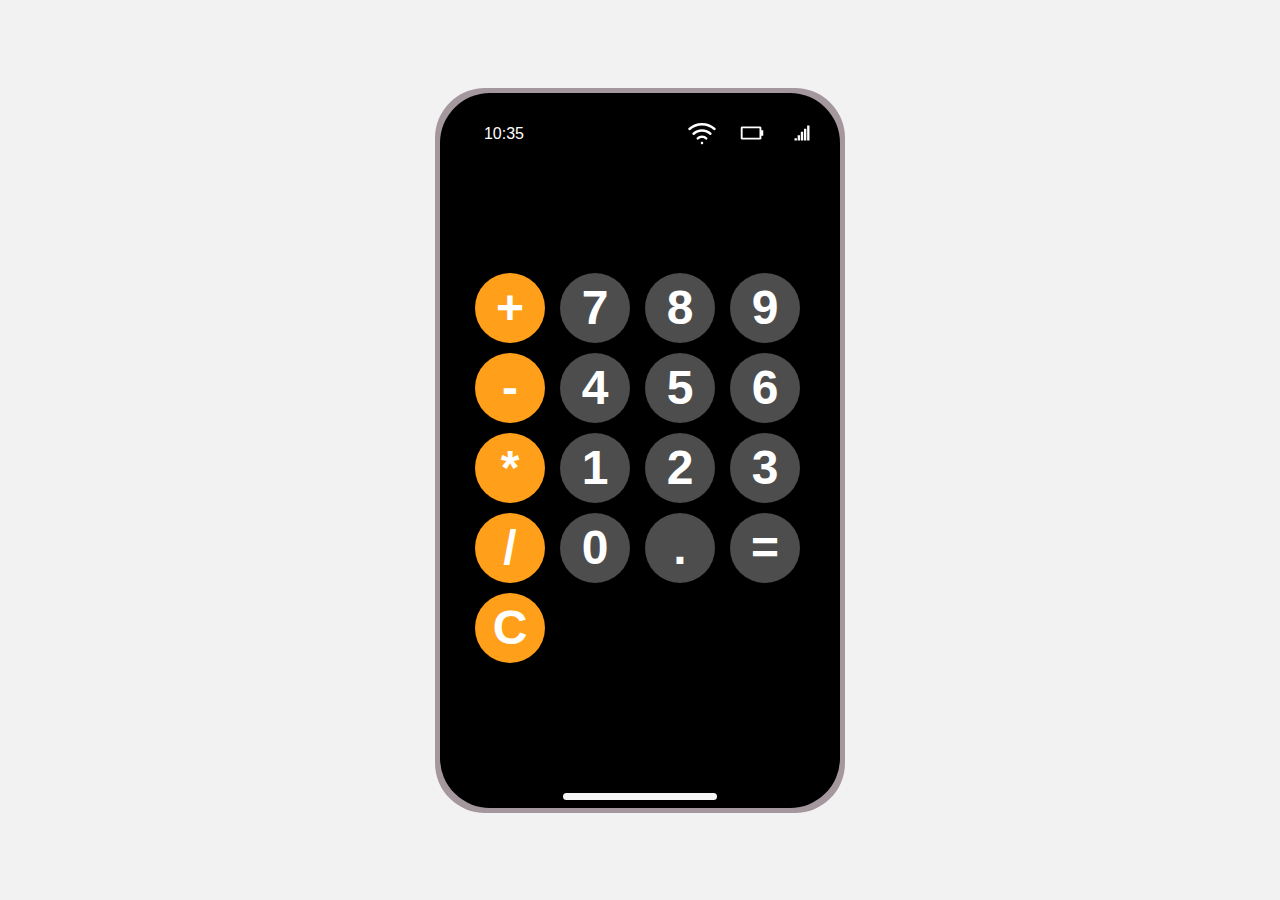
<file: Projects/Chad Calculator/index.html>
<!DOCTYPE html>
<html lang="en">
<head>
    <meta charset="UTF-8">
    <meta name="viewport" content="width=device-width, initial-scale=1.0">
    <title>Calculator</title>
    <link rel="stylesheet" href="style.css">

    
</head>
<body>
    
    <section class="silver-background">
        
        <!-- <div class="icons">
            <svg class="wifi" viewBox="0 0 24 24" fill="none" xmlns="http://www.w3.org/2000/svg"><g id="SVGRepo_bgCarrier" stroke-width="0"></g><g id="SVGRepo_tracerCarrier" stroke-linecap="round" stroke-linejoin="round"></g><g id="SVGRepo_iconCarrier"> <path d="M1.33309 8.07433C0.92156 8.44266 0.886539 9.07485 1.25487 9.48638C1.62319 9.89791 2.25539 9.93293 2.66691 9.5646L1.33309 8.07433ZM21.3331 9.5646C21.7446 9.93293 22.3768 9.89791 22.7451 9.48638C23.1135 9.07485 23.0784 8.44266 22.6669 8.07433L21.3331 9.5646ZM12 19C11.4477 19 11 19.4477 11 20C11 20.5523 11.4477 21 12 21V19ZM12.01 21C12.5623 21 13.01 20.5523 13.01 20C13.01 19.4477 12.5623 19 12.01 19V21ZM14.6905 17.04C15.099 17.4116 15.7315 17.3817 16.1031 16.9732C16.4748 16.5646 16.4448 15.9322 16.0363 15.5605L14.6905 17.04ZM18.0539 13.3403C18.4624 13.7119 19.0949 13.682 19.4665 13.2734C19.8381 12.8649 19.8082 12.2324 19.3997 11.8608L18.0539 13.3403ZM7.96372 15.5605C7.55517 15.9322 7.52524 16.5646 7.89687 16.9732C8.2685 17.3817 8.90095 17.4116 9.3095 17.04L7.96372 15.5605ZM4.60034 11.8608C4.19179 12.2324 4.16185 12.8649 4.53348 13.2734C4.90511 13.682 5.53756 13.7119 5.94611 13.3403L4.60034 11.8608ZM2.66691 9.5646C5.14444 7.34716 8.41371 6 12 6V4C7.90275 4 4.16312 5.54138 1.33309 8.07433L2.66691 9.5646ZM12 6C15.5863 6 18.8556 7.34716 21.3331 9.5646L22.6669 8.07433C19.8369 5.54138 16.0972 4 12 4V6ZM12 21H12.01V19H12V21ZM12 16C13.0367 16 13.9793 16.3931 14.6905 17.04L16.0363 15.5605C14.9713 14.5918 13.5536 14 12 14V16ZM12 11C14.3319 11 16.4546 11.8855 18.0539 13.3403L19.3997 11.8608C17.4466 10.0842 14.8487 9 12 9V11ZM9.3095 17.04C10.0207 16.3931 10.9633 16 12 16V14C10.4464 14 9.02872 14.5918 7.96372 15.5605L9.3095 17.04ZM5.94611 13.3403C7.54544 11.8855 9.66815 11 12 11V9C9.15127 9 6.55344 10.0842 4.60034 11.8608L5.94611 13.3403Z" fill="#fff"></path> </g></svg>
            <svg class="battery" viewBox="0 0 24 24" fill="none" xmlns="http://www.w3.org/2000/svg"><g id="SVGRepo_bgCarrier" stroke-width="0"></g><g id="SVGRepo_tracerCarrier" stroke-linecap="round" stroke-linejoin="round"></g><g id="SVGRepo_iconCarrier"> <path fill-rule="evenodd" clip-rule="evenodd" d="M3.75 6.75L3 7.5V16.5L3.75 17.25H18.75L19.5 16.5V14.25H21V9.75H19.5V7.5L18.75 6.75H3.75ZM18 9.75V8.25H4.5V15.75H18V14.25V9.75Z" fill="#fff"></path> </g></svg>
            <svg class="connection" viewBox="0 0 76 76" xmlns="http://www.w3.org/2000/svg" xmlns:xlink="http://www.w3.org/1999/xlink" version="1.1" baseProfile="full" enable-background="new 0 0 76.00 76.00" xml:space="preserve" fill="#000000"><g id="SVGRepo_bgCarrier" stroke-width="0"></g><g id="SVGRepo_tracerCarrier" stroke-linecap="round" stroke-linejoin="round"></g><g id="SVGRepo_iconCarrier"> <path fill="#fff" fill-opacity="1" stroke-width="0.2" stroke-linejoin="round" d="M 41,35L 41,57L 35,57L 35,35L 41,35 Z M 33,44L 33,57L 27,57L 27,44L 33,44 Z M 19,57L 19,51L 25,51L 25,57L 19,57 Z M 57,19L 57,57L 51,57L 51,19L 57,19 Z M 49,27L 49,57L 43,57L 43,27L 49,27 Z "></path> </g></svg>
        </div> -->
        <div class="interface">
                
            <!-- <div id="clock-div"><input type="text"id="clock"></div> -->
            <div id="calculator">
                <input id="display" readonly>
                input type="text"id="clock">
           
                <div class="icons">
                    <div id="clock-div"><input onclick="updateClock()" type="text"id="clock"></div>
                    <svg class="wifi" viewBox="0 0 24 24" fill="none" xmlns="http://www.w3.org/2000/svg"><g id="SVGRepo_bgCarrier" stroke-width="0"></g><g id="SVGRepo_tracerCarrier" stroke-linecap="round" stroke-linejoin="round"></g><g id="SVGRepo_iconCarrier"> <path d="M1.33309 8.07433C0.92156 8.44266 0.886539 9.07485 1.25487 9.48638C1.62319 9.89791 2.25539 9.93293 2.66691 9.5646L1.33309 8.07433ZM21.3331 9.5646C21.7446 9.93293 22.3768 9.89791 22.7451 9.48638C23.1135 9.07485 23.0784 8.44266 22.6669 8.07433L21.3331 9.5646ZM12 19C11.4477 19 11 19.4477 11 20C11 20.5523 11.4477 21 12 21V19ZM12.01 21C12.5623 21 13.01 20.5523 13.01 20C13.01 19.4477 12.5623 19 12.01 19V21ZM14.6905 17.04C15.099 17.4116 15.7315 17.3817 16.1031 16.9732C16.4748 16.5646 16.4448 15.9322 16.0363 15.5605L14.6905 17.04ZM18.0539 13.3403C18.4624 13.7119 19.0949 13.682 19.4665 13.2734C19.8381 12.8649 19.8082 12.2324 19.3997 11.8608L18.0539 13.3403ZM7.96372 15.5605C7.55517 15.9322 7.52524 16.5646 7.89687 16.9732C8.2685 17.3817 8.90095 17.4116 9.3095 17.04L7.96372 15.5605ZM4.60034 11.8608C4.19179 12.2324 4.16185 12.8649 4.53348 13.2734C4.90511 13.682 5.53756 13.7119 5.94611 13.3403L4.60034 11.8608ZM2.66691 9.5646C5.14444 7.34716 8.41371 6 12 6V4C7.90275 4 4.16312 5.54138 1.33309 8.07433L2.66691 9.5646ZM12 6C15.5863 6 18.8556 7.34716 21.3331 9.5646L22.6669 8.07433C19.8369 5.54138 16.0972 4 12 4V6ZM12 21H12.01V19H12V21ZM12 16C13.0367 16 13.9793 16.3931 14.6905 17.04L16.0363 15.5605C14.9713 14.5918 13.5536 14 12 14V16ZM12 11C14.3319 11 16.4546 11.8855 18.0539 13.3403L19.3997 11.8608C17.4466 10.0842 14.8487 9 12 9V11ZM9.3095 17.04C10.0207 16.3931 10.9633 16 12 16V14C10.4464 14 9.02872 14.5918 7.96372 15.5605L9.3095 17.04ZM5.94611 13.3403C7.54544 11.8855 9.66815 11 12 11V9C9.15127 9 6.55344 10.0842 4.60034 11.8608L5.94611 13.3403Z" fill="#fff"></path> </g></svg>
                    <svg class="battery" viewBox="0 0 24 24" fill="none" xmlns="http://www.w3.org/2000/svg"><g id="SVGRepo_bgCarrier" stroke-width="0"></g><g id="SVGRepo_tracerCarrier" stroke-linecap="round" stroke-linejoin="round"></g><g id="SVGRepo_iconCarrier"> <path fill-rule="evenodd" clip-rule="evenodd" d="M3.75 6.75L3 7.5V16.5L3.75 17.25H18.75L19.5 16.5V14.25H21V9.75H19.5V7.5L18.75 6.75H3.75ZM18 9.75V8.25H4.5V15.75H18V14.25V9.75Z" fill="#fff"></path> </g></svg>
                    <svg class="connection" viewBox="0 0 76 76" xmlns="http://www.w3.org/2000/svg" xmlns:xlink="http://www.w3.org/1999/xlink" version="1.1" baseProfile="full" enable-background="new 0 0 76.00 76.00" xml:space="preserve" fill="#000000"><g id="SVGRepo_bgCarrier" stroke-width="0"></g><g id="SVGRepo_tracerCarrier" stroke-linecap="round" stroke-linejoin="round"></g><g id="SVGRepo_iconCarrier"> <path fill="#fff" fill-opacity="1" stroke-width="0.2" stroke-linejoin="round" d="M 41,35L 41,57L 35,57L 35,35L 41,35 Z M 33,44L 33,57L 27,57L 27,44L 33,44 Z M 19,57L 19,51L 25,51L 25,57L 19,57 Z M 57,19L 57,57L 51,57L 51,19L 57,19 Z M 49,27L 49,57L 43,57L 43,27L 49,27 Z "></path> </g></svg>
                </div>
                
           
                <div id="keys">
                    <button  class="operator-btn" onclick="addToDisplay('+')" >+</button>
                    <button  class="numbers" onclick="addToDisplay('7')">7</button>
                    <button  class="numbers" onclick="addToDisplay('8')">8</button>
                    <button  class="numbers" onclick="addToDisplay('9')">9</button>
                    <button  class="operator-btn" onclick="addToDisplay('-')" >-</button>
                    <button  class="numbers" onclick="addToDisplay('4')">4</button>
                    <button  class="numbers" onclick="addToDisplay('5')">5</button>
                    <button  class="numbers" onclick="addToDisplay('6')">6</button>
                    <button  class="operator-btn" onclick="addToDisplay('*')" >*</button>
                    <button  class="numbers" onclick="addToDisplay('1')">1</button>
                    <button  class="numbers" onclick="addToDisplay('2')">2</button>
                    <button  class="numbers" onclick="addToDisplay('3')">3</button>
                    <button  class="operator-btn"  onclick="addToDisplay('/')">/</button>
                    <button  class="numbers" onclick="addToDisplay('0')">0</button>
                    <button  onclick="addToDisplay('.')">.</button>
                    <button id="equal" onclick="calculate()">=</button>
                    <button  class="operator-btn" onclick="clearDisplay()">C</button>
                    <input  readonly id="end-phone">
                </div>
                
                <!-- <input type="text" name="" id="end-phone"> -->
            </div>
            <!-- <input type="text" name="" id="end-phone"> -->
        </div>
        
    </section>
    
    <script src="script.js"></script>
</body>

<footer></footer>
</html>
















<!-- <!DOCTYPE html>
<html lang="en">
<head>
    <meta charset="UTF-8">
    <meta name="viewport" content="width=device-width, initial-scale=1.0">
    <title>Calculator</title>
    <link rel="stylesheet" href="style.css">

    
</head>
<body>
    
    <section class="silver-background">
        

        <div class="interface">
              
            
            <div id="calculator">
                <input id="display" readonly>
            <br>
            <br> 
            <div id="clock-div"><input type="text"id="clock"></div> 
                <div class="icons">
                    <div id="clock-div"><input type="text"id="clock"></div>
                    <svg class="wifi" viewBox="0 0 24 24" fill="none" xmlns="http://www.w3.org/2000/svg"><g id="SVGRepo_bgCarrier" stroke-width="0"></g><g id="SVGRepo_tracerCarrier" stroke-linecap="round" stroke-linejoin="round"></g><g id="SVGRepo_iconCarrier"> <path d="M1.33309 8.07433C0.92156 8.44266 0.886539 9.07485 1.25487 9.48638C1.62319 9.89791 2.25539 9.93293 2.66691 9.5646L1.33309 8.07433ZM21.3331 9.5646C21.7446 9.93293 22.3768 9.89791 22.7451 9.48638C23.1135 9.07485 23.0784 8.44266 22.6669 8.07433L21.3331 9.5646ZM12 19C11.4477 19 11 19.4477 11 20C11 20.5523 11.4477 21 12 21V19ZM12.01 21C12.5623 21 13.01 20.5523 13.01 20C13.01 19.4477 12.5623 19 12.01 19V21ZM14.6905 17.04C15.099 17.4116 15.7315 17.3817 16.1031 16.9732C16.4748 16.5646 16.4448 15.9322 16.0363 15.5605L14.6905 17.04ZM18.0539 13.3403C18.4624 13.7119 19.0949 13.682 19.4665 13.2734C19.8381 12.8649 19.8082 12.2324 19.3997 11.8608L18.0539 13.3403ZM7.96372 15.5605C7.55517 15.9322 7.52524 16.5646 7.89687 16.9732C8.2685 17.3817 8.90095 17.4116 9.3095 17.04L7.96372 15.5605ZM4.60034 11.8608C4.19179 12.2324 4.16185 12.8649 4.53348 13.2734C4.90511 13.682 5.53756 13.7119 5.94611 13.3403L4.60034 11.8608ZM2.66691 9.5646C5.14444 7.34716 8.41371 6 12 6V4C7.90275 4 4.16312 5.54138 1.33309 8.07433L2.66691 9.5646ZM12 6C15.5863 6 18.8556 7.34716 21.3331 9.5646L22.6669 8.07433C19.8369 5.54138 16.0972 4 12 4V6ZM12 21H12.01V19H12V21ZM12 16C13.0367 16 13.9793 16.3931 14.6905 17.04L16.0363 15.5605C14.9713 14.5918 13.5536 14 12 14V16ZM12 11C14.3319 11 16.4546 11.8855 18.0539 13.3403L19.3997 11.8608C17.4466 10.0842 14.8487 9 12 9V11ZM9.3095 17.04C10.0207 16.3931 10.9633 16 12 16V14C10.4464 14 9.02872 14.5918 7.96372 15.5605L9.3095 17.04ZM5.94611 13.3403C7.54544 11.8855 9.66815 11 12 11V9C9.15127 9 6.55344 10.0842 4.60034 11.8608L5.94611 13.3403Z" fill="#fff"></path> </g></svg>
                    <svg class="battery" viewBox="0 0 24 24" fill="none" xmlns="http://www.w3.org/2000/svg"><g id="SVGRepo_bgCarrier" stroke-width="0"></g><g id="SVGRepo_tracerCarrier" stroke-linecap="round" stroke-linejoin="round"></g><g id="SVGRepo_iconCarrier"> <path fill-rule="evenodd" clip-rule="evenodd" d="M3.75 6.75L3 7.5V16.5L3.75 17.25H18.75L19.5 16.5V14.25H21V9.75H19.5V7.5L18.75 6.75H3.75ZM18 9.75V8.25H4.5V15.75H18V14.25V9.75Z" fill="#fff"></path> </g></svg>
                    <svg class="connection" viewBox="0 0 76 76" xmlns="http://www.w3.org/2000/svg" xmlns:xlink="http://www.w3.org/1999/xlink" version="1.1" baseProfile="full" enable-background="new 0 0 76.00 76.00" xml:space="preserve" fill="#000000"><g id="SVGRepo_bgCarrier" stroke-width="0"></g><g id="SVGRepo_tracerCarrier" stroke-linecap="round" stroke-linejoin="round"></g><g id="SVGRepo_iconCarrier"> <path fill="#fff" fill-opacity="1" stroke-width="0.2" stroke-linejoin="round" d="M 41,35L 41,57L 35,57L 35,35L 41,35 Z M 33,44L 33,57L 27,57L 27,44L 33,44 Z M 19,57L 19,51L 25,51L 25,57L 19,57 Z M 57,19L 57,57L 51,57L 51,19L 57,19 Z M 49,27L 49,57L 43,57L 43,27L 49,27 Z "></path> </g></svg>
                </div>
                 
           
                <div id="keys">
                    
                    <button  class="operator-btn" onclick="addToDisplay('+')" >+</button>
                    <button  class="numbers" onclick="addToDisplay('7')">7</button>
                    <button  class="numbers" onclick="addToDisplay('8')">8</button>
                    <button  class="numbers" onclick="addToDisplay('9')">9</button>
                    <button  class="operator-btn" onclick="addToDisplay('-')" >-</button>
                    <button  class="numbers" onclick="addToDisplay('4')">4</button>
                    <button  class="numbers" onclick="addToDisplay('5')">5</button>
                    <button  class="numbers" onclick="addToDisplay('6')">6</button>
                    <button  class="operator-btn" onclick="addToDisplay('*')" >*</button>
                    <button  class="numbers" onclick="addToDisplay('1')">1</button>
                    <button  class="numbers" onclick="addToDisplay('2')">2</button>
                    <button  class="numbers" onclick="addToDisplay('3')">3</button>
                    <button  class="operator-btn"  onclick="addToDisplay('/')">/</button>
                    <button  class="numbers" onclick="addToDisplay('0')">0</button>
                    <button  onclick="addToDisplay('.')">.</button>
                    <button id="equal" onclick="calculate()">=</button>
                    <button  class="operator-btn" onclick="clearDisplay()">C</button>
                    <input type="text" name="" id="end-phone">
                </div>
                
                <input type="text" name="" id="end-phone">
            </div>
            <!-- <input type="text" name="" id="end-phone"> -->
        <!-- </div>
        
    </section>
    
    <script src="script.js"></script>
</body>

<footer></footer>
</html>  -->
</file>
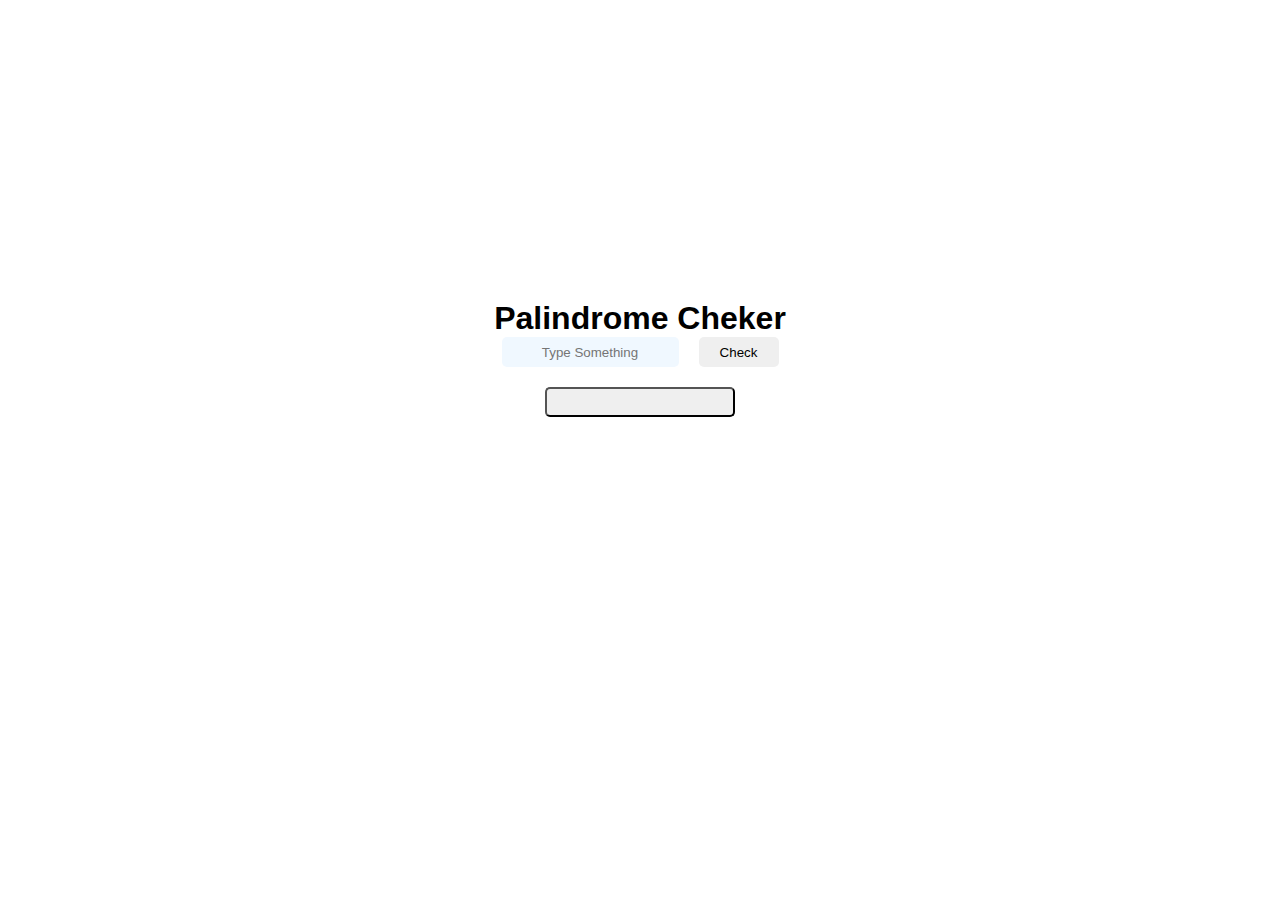
<file: Projects/Palindrome Checker/index.html>
<!DOCTYPE html>
<html lang="en">
<head>
    <meta charset="UTF-8">
    <meta name="viewport" content="width=device-width, initial-scale=1.0">
    <title>Palindrome Checker</title>
    <link rel="stylesheet" href="style.css">
</head>
<body>
    <h1>Palindrome Cheker</h1>
    <div>
        <input id="input" type="text" placeholder="Type Something">
        <button id = 'butt' onclick="check()">Check</button>
    </div>
    <button id="button"></button>
    <script src="script.js"></script>
    
</body>
</html>
</file>
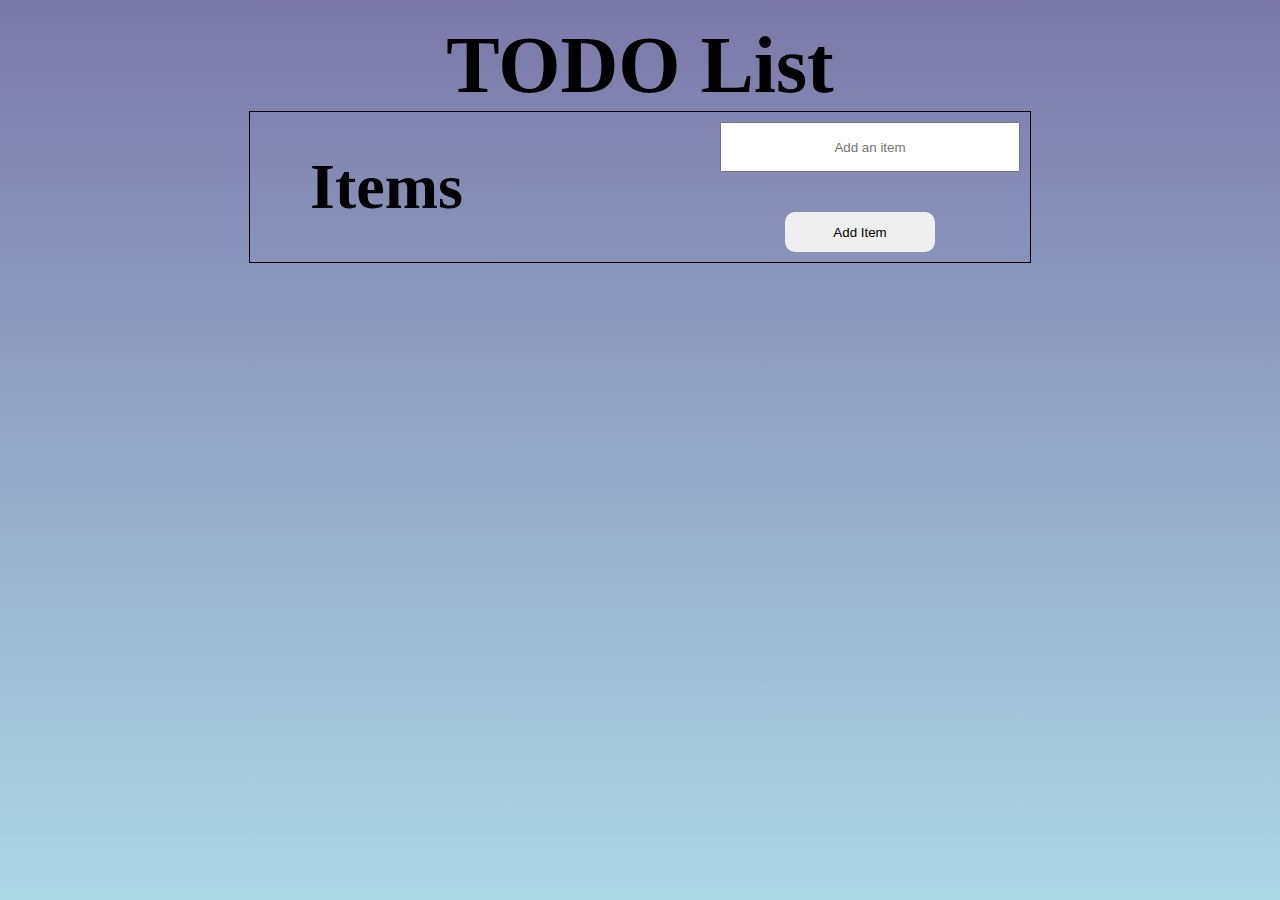
<file: Projects/Persistent ToDo List/index.html>
<!DOCTYPE html>
<html lang="en">
<head>
    <meta charset="UTF-8">
    <meta name="viewport" content="width=device-width, initial-scale=1.0">
    <title>Persistent ToDo List</title>
    <link rel="stylesheet" href="style.css">
</head>
<body>
    <section>
        <h1>TODO List</h1>
        <div id="control-div">
            <div id="items-div">
                    <h2>Items</h2>
                    <div id="items"></div>
            </div>
        <div id="input-div">
            <input id="itemInput" type="text" placeholder="Add an item">
            <button id="button" onclick="addItem()">Add Item</button>
        </div>
        </div>
 
    </section>
    <!-- <div id="input-div">
        <input id="itemInput" type="text" placeholder="Add an item">
        <button onclick="addItem()">Add Item</button>
    </div> -->



    <script src="script.js"></script>
</body>
</html>
</file>
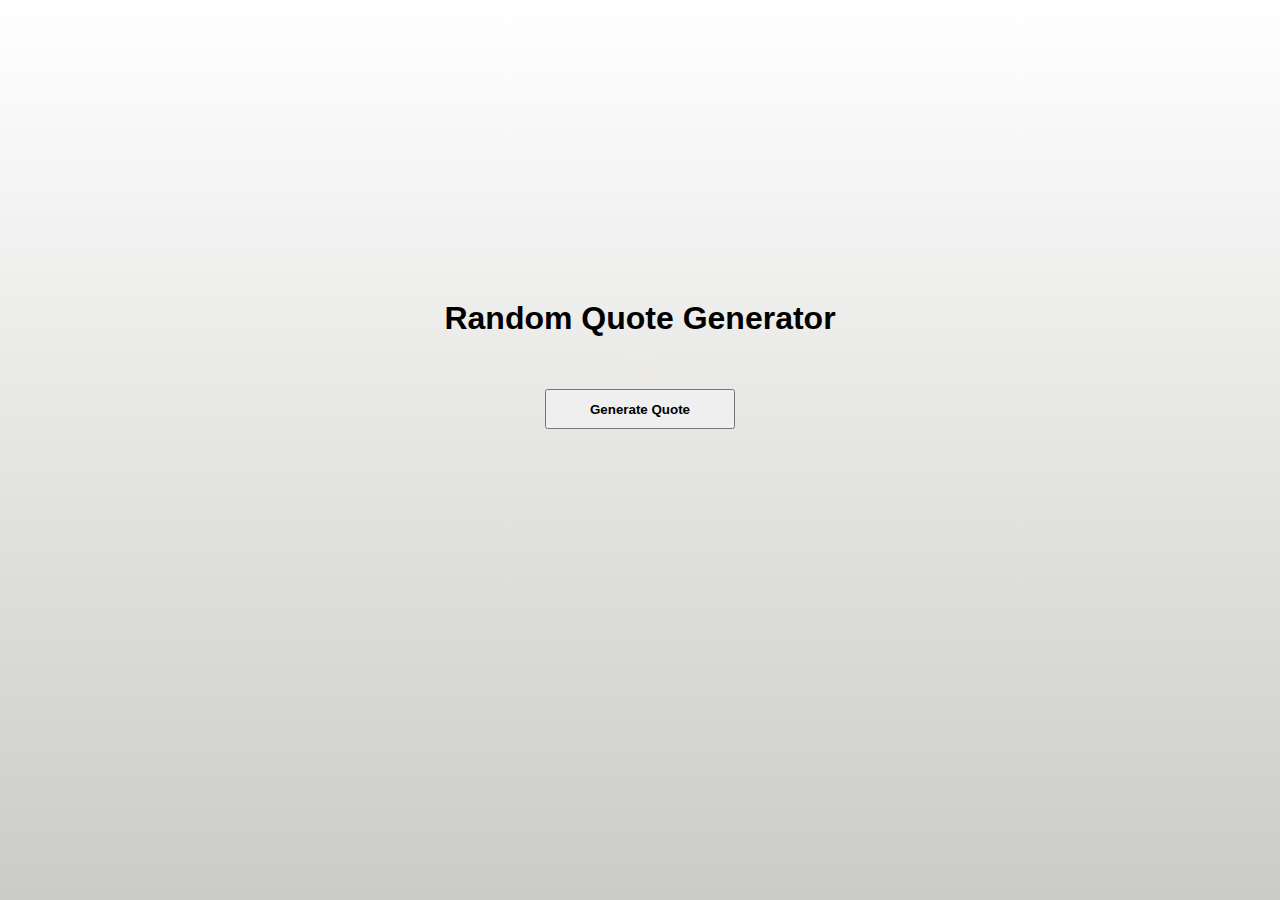
<file: Projects/Random Quote Generator/index.html>
<!DOCTYPE html>
<html lang="en">
<head>
    <meta charset="UTF-8">
    <meta name="viewport" content="width=device-width, initial-scale=1.0">
    <title>Document</title>
    <link rel="stylesheet" href="style.css">
</head>
<body>
    <h1>Random Quote Generator</h1>
    <div id="quote-box">
        <p id="quote"></p>
        <button onclick="generateQuote()">Generate Quote</button>
    </div>
    <script src="script.js"></script>
</body>
</html>
</file>
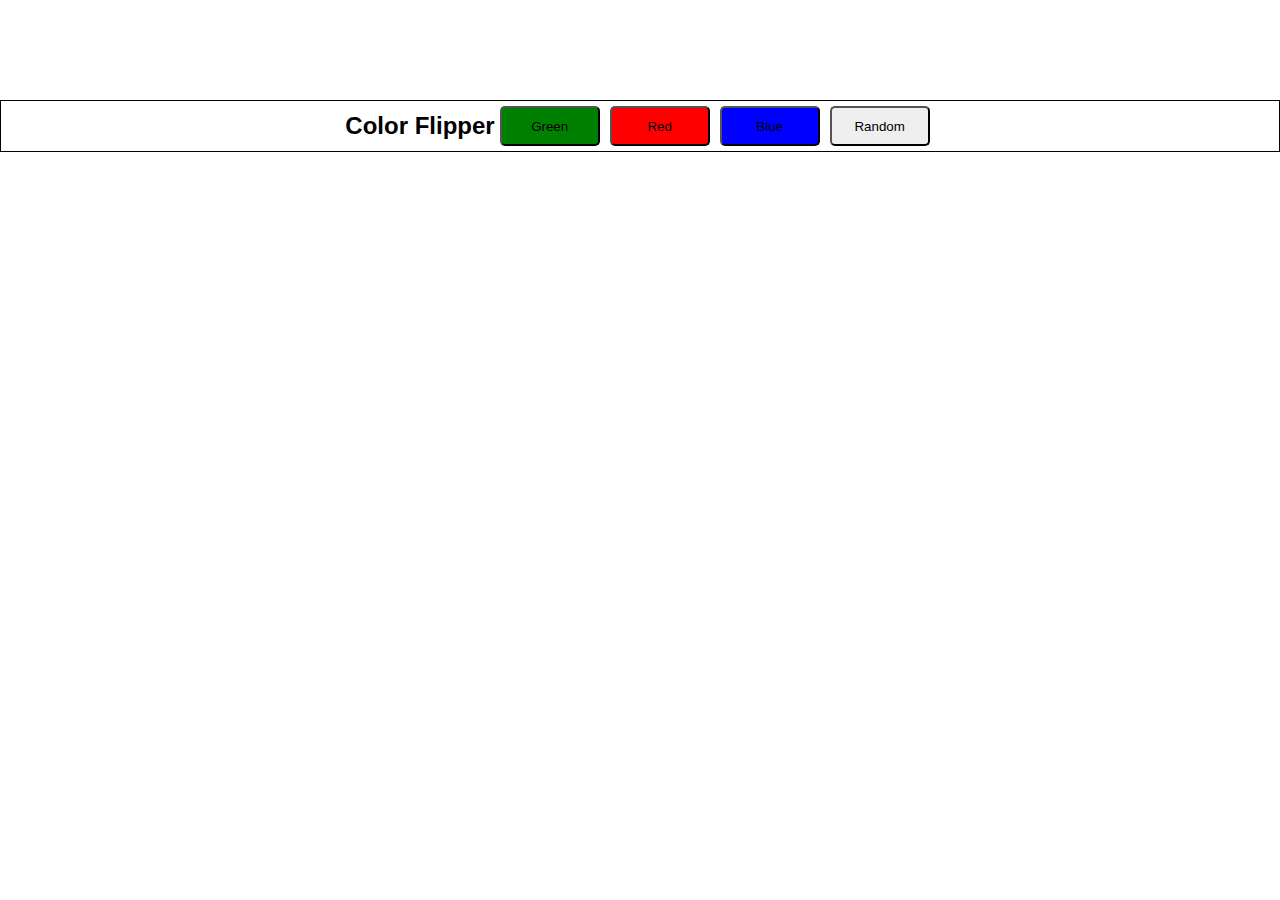
<file: Projects/Simple Color Flipper/index.html>
<!DOCTYPE html>
<html lang="en">
<head>
    <meta charset="UTF-8">
    <meta name="viewport" content="width=device-width, initial-scale=1.0">
    <title>Document</title>
    <link rel="stylesheet" href="style.css">
</head>
<body>
    <div>
        <h2>Color Flipper</h2>
        <button id="green" onclick="setColor('green')">Green</button>
        <button id="red" onclick="setColor('red')">Red</button>
        <button id="blue" onclick="setColor('blue')">Blue</button>
        <button onclick="randomColor()">Random</button>
    </div>

    <h3><input type="text" name="" id=""></h3>
    <script src="script.js"></script>
</body>
</html>
</file>
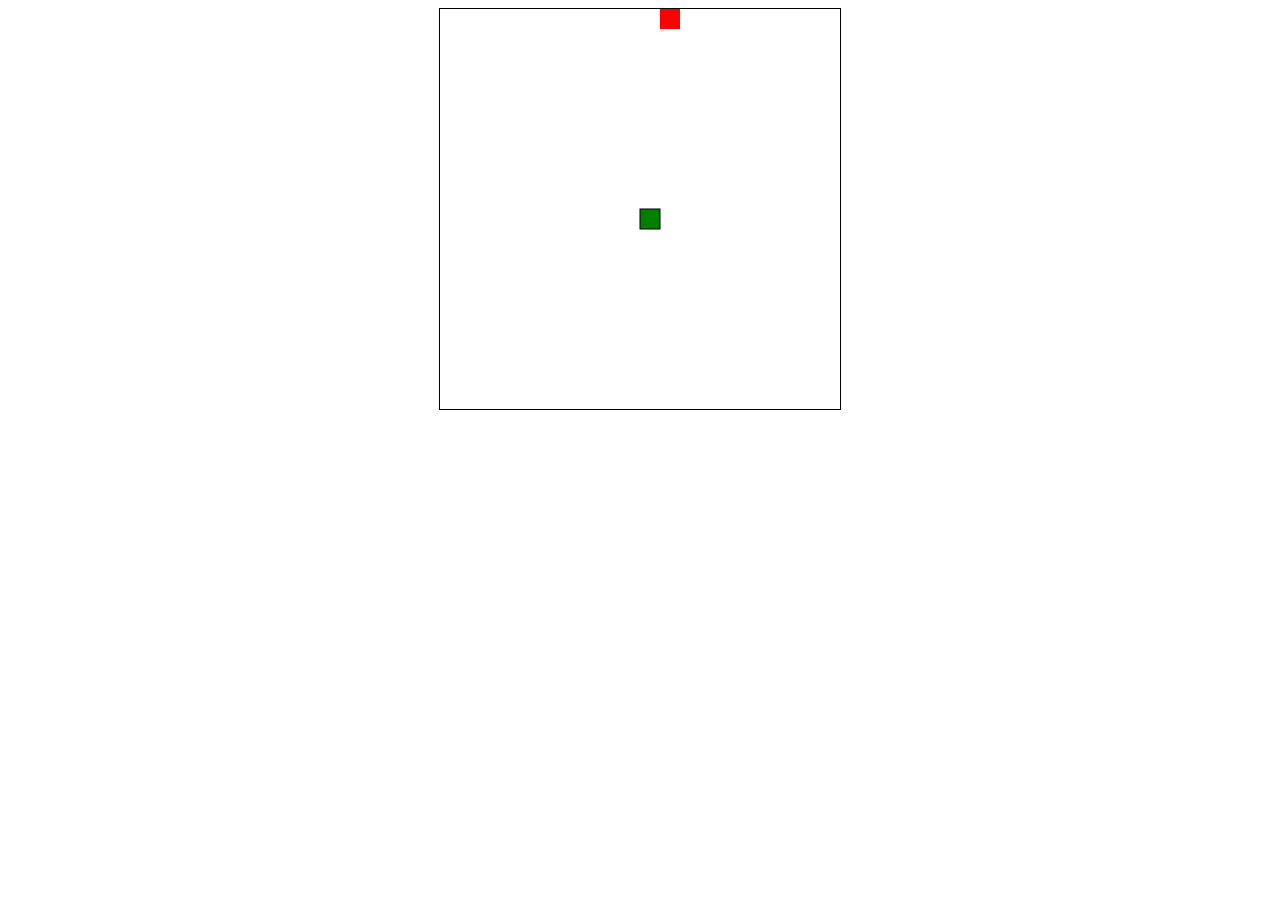
<file: Projects/Snake Game/index.html>
<!DOCTYPE html>
<html lang="en">
<head>
    <meta charset="UTF-8">
    <meta name="viewport" content="width=device-width, initial-scale=1.0">
    <title>Snake Game</title>
    <style>
        canvas {
            border: 1px solid black;
            display: block;
            margin: 0 auto;
        }
        

    </style>
</head>
<body>
    <canvas id="gameCanvas" width="400" height="400"></canvas>
    <script src="snake.js"></script>
</body>
</html>
</file>
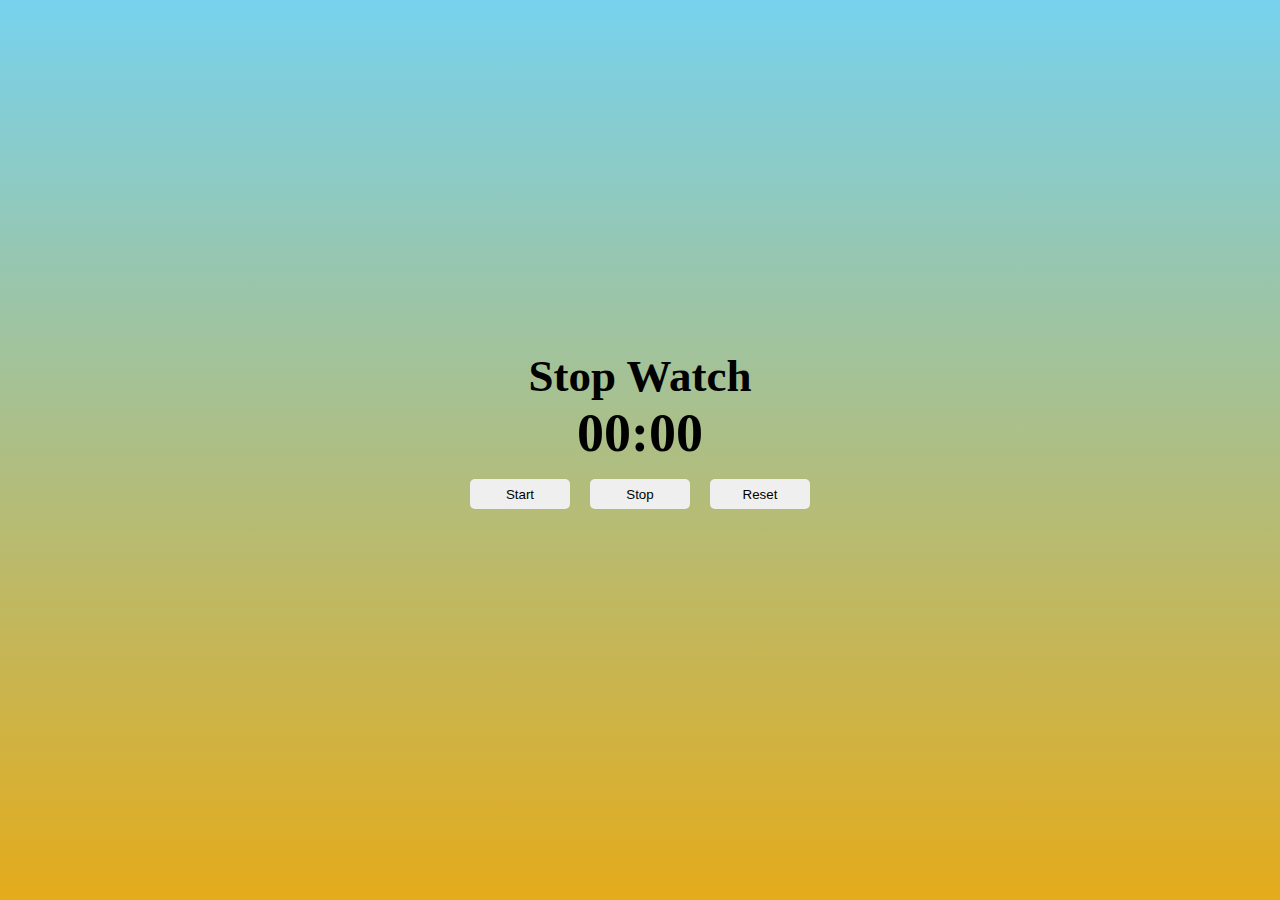
<file: Projects/Stop Watch/index.html>
<!DOCTYPE html>
<html lang="en">
<head>
    <meta charset="UTF-8">
    <meta name="viewport" content="width=device-width, initial-scale=1.0">
    <title>Stop Watch</title>
    <link rel="stylesheet" href="style.css">
</head>
<body>
    <div id="watch-box">
        <h2 class="h2-h2">Stop Watch</h2>
        <h1 id="time">00:00</h1>
    </div>
    <div id="button-box">
            <button onclick="startClock()">Start</button>
            <button onclick="stopClock()">Stop</button>
            <button onclick="resetClock()">Reset</button>
    </div>    
    
    <script src="script.js"></script>
</body>
</html>
</file>
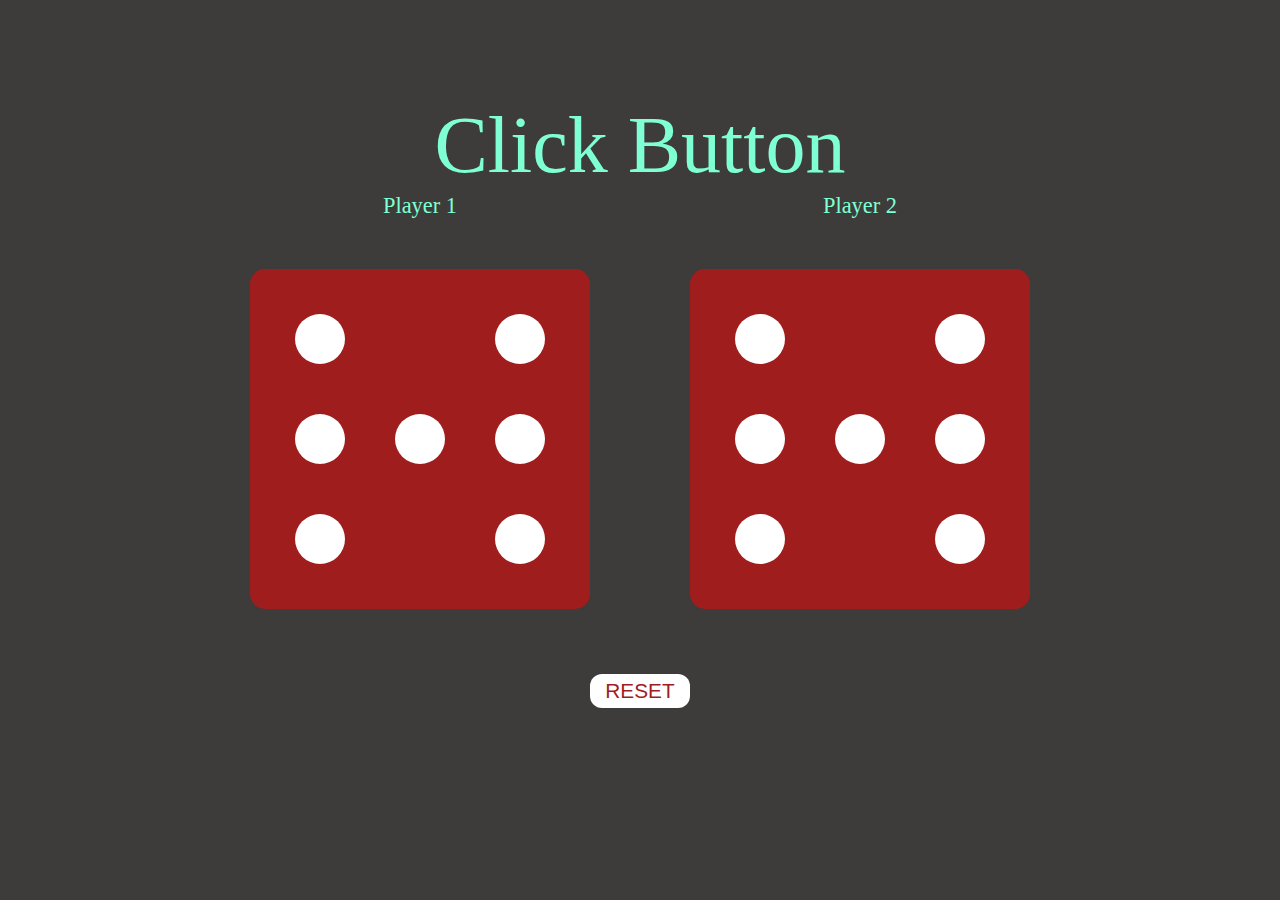
<file: Projects/test dice roler/index.html>
<!DOCTYPE html>
<html lang="en">
<head>
    <meta charset="UTF-8">
    <meta name="viewport" content="width=device-width, initial-scale=1.0">
    <title>Dice Roller</title>
    <link rel="stylesheet" href="style.css">
</head>
<body>
    <div class="container">
        <p id="result" class="above-text">Click Button</p>
        <div class="dice">
            <div class="left-side side">
                <p class="player-text">Player 1</p>
                <div class="dice-roll">
                    <div id="one" class="circle-player-1"></div>
                    <div class="circle-player-1 none"></div>
                    <div id="two" class="circle-player-1"></div>
                    <div id="three" class="circle-player-1"></div>
                    <div id="four" class="circle-player-1"></div>
                    <div id="five" class="circle-player-1"></div>
                    <div id="six" class="circle-player-1"></div>
                    <div class="circle-player-1 none"></div>
                    <div id="seven" class="circle-player-1"></div>
                </div>
            </div>
            <div class="right-side side">
                <p class="player-text">Player 2</p>
                <div class="dice-roll">
                    <div id="one1" class="circle-player-2"></div>
                    <div class="circle-player-2 none"></div>
                    <div id="two1" class="circle-player-2"></div>
                    <div id="three1" class="circle-player-2"></div>
                    <div id="four1" class="circle-player-2"></div>
                    <div id="five1" class="circle-player-2"></div>
                    <div id="six1" class="circle-player-2"></div>
                    <div class="circle-player-2 none"></div>
                    <div id="seven1" class="circle-player-2"></div>
                </div>
            </div>
        </div>
        <button id="reset-btn">RESET</button>
    </div>
    <script src="script.js"></script>
</body>
</html>
</file>
<file: Projects/Chad Calculator/style.css>
body{
    margin: 0;
    display: flex;
    justify-content: center;
    align-items: center;
    height: 100vh;
    background-color: hsl(0, 0%, 95%);
    
    
}
#calculator{
   
    font-family: Arial, sans-serif;
    /* background-color: hsl(0, 0%, 15%); */
    border-radius: 15px;
    max-width: 400px;
    height: 675px;
    overflow: hidden;
    margin: 10px;
    margin-top: 30px;
    margin-top: 30px;
    
    
}
#display{
    width: 900%;
    padding: 20px;
    font-size: 5rem;
    text-align: left;
    border: none;
    background-color: black;
    /* background-color: hsl(0, 0%, 20%); */
    color: white;
    
    
}
#keys{
    display: grid;
    grid-template-columns: repeat(4, 1fr);
    gap: 10px;
    padding: 25px;
    
}

button{
    width: 70px;
    height: 70px;
    border-radius: 50%;
    border: none;
    background-color: hsl(0, 0%, 30%);
    color: white;
    font-size: 3rem;
    font-weight: bold;
    cursor: pointer;
    
}
button:hover{
    background-color: hsl(0, 0%, 40%);
}
button:active{
    background-color:  hsl(0, 0%, 50%);
}
.operator-btn{
    background-color: hsl(35, 100%, 55%);
}
.operator-btn:hover{
    background-color: hsl(35, 100%, 65%);
}
.operator-btn:active{
    background-color: hsl(35, 100%, 75%);
}
.interface{
    display: flex;
    justify-content: center;
    background-color: black;
    width: 400px;
    border-radius: 50px;
    
}
footer{
    bottom: 0;
    align-items: flex-end;
    margin-top: 1000px;
}
.wifi ,.battery ,.connection{

    width: 50px;
    height: 30px;
   
}   
.icons{
    display: flex;
    justify-content: right;
    /* align-items: ; */
    margin: 3px;
    position: calc(-50%,-50%);
    margin-top:-155px;
    margin-bottom: 100px;
}
.silver-background{
    display: flex;
    justify-content: center;
    align-items: center;
    background-color: rgb(164, 151, 157);
    width: 400px;
    padding: 5px;
    border-radius: 50px;

    /* height: 600; */

}
#end-phone{
    position: absolute;  
    left: 50%;           
    transform: translateX(-50%);
    bottom: 100px;       
    background-color: whitesmoke;
    height: 5px;
    width: 150px;
    border: none;
    border-radius: 20px; 
    cursor: pointer;
}
/* #cklock{
    background-color: aqua;
    /* width: 10px;
    height: 10px; */
    
#clock{
    width: 40px;
    
}

#clock-div{
  margin-right: 190px;
  width: 10px;
  height: 10px;
  background-color: black;
  margin-top: 5px;
  
}
#clock {
    width: 50px; 
    height: 20px; 
    font-size: 1rem; 
    border: none;
    background-color: black; 
    color: white; 
   
    text-align: center; 
    
    border-radius: 50px; 
}
</file>
<file: Projects/Palindrome Checker/style.css>
*{
    margin: 0;
    padding: 0;
    box-sizing: border-box;
    font-family: 'poppins',sans-serif;
}
body{
    display: flex;
    justify-content: center;
    align-items: center;
    flex-direction: column;
    margin-top: 300px;
    
}
div{
    display: flex;
    flex-direction: row;
    gap:20px;
}
#butt{
    width: 80px;
    height: 30px;
    border-radius: 5px;
    border: none;
}
#butt:hover{
    background-color: green;
    color: aliceblue;
    transition: 0.5s;
    cursor: pointer;
}
#button{
    width:190px;
    height: 30px;
    margin-top: 20px;
    cursor: pointer;
    border-radius: 5px;
}
input{
    border-radius: 5px;
    border: none;
    background-color: aliceblue;
    text-align: center;
}
</file>
<file: Projects/Persistent ToDo List/style.css>
*{
    margin: 0;
    padding: 0;
    box-sizing: border-box;
}
body{
    background: -webkit-gradient(linear, left top, left bottom, from(#7b78a9), to(lightblue)) fixed;

}
section{
    display: flex;
    justify-content: center;
    align-items: center;
    flex-direction: column;
    margin-top: 20px;
}
h1{
    font-size: 5rem;
}
h2{
    font-size: 4rem;
}
#items{
    font-size: 3rem;
}
#items-div{
    display: flex;
    flex-direction: column;
    width: 400px;
    margin-left: 50px;
}
#control-div{
    display: flex;
    justify-content: center;
    align-items: center;
    
    gap: 10px;
    border: 1px solid black;
    padding: 10px;
}
input{
    /* margin-bottom: 420px; */
    position: static;
    height: 50px;
    width: 300px;
    text-align: center;
    
}
#input-div{
    width: 100px;
    margin-right: 200px;
    
    
}
#button{
    position: sticky;
    margin-top: 40px;
    width: 150px;
    margin-left: 65px;
    height: 40px;
    border-radius: 10px;
    border: none;
}
#button:hover{
    background-color: goldenrod;
    color: azure;
    transition: 0.5s;
    cursor: pointer;
}
button{
    width: 43px;
    height: 40px;
    border-radius: 50%;
    
}
button:hover{
    background-color: goldenrod;
    color: azure;
    transition: 0.5s;
    cursor: pointer;
}
</file>
<file: Projects/Random Quote Generator/style.css>
*{
    margin: 0;
    padding: 0;
    box-sizing: border-box;
    font-family: 'poppins',sans-serif;

}
body{
    display: flex;
    justify-content: center;
    align-items: center;
    flex-direction: column;
    text-align: center;
    gap: 20px;
    margin-top: 300px;
    
    /* border: 1px solid black; */background: -webkit-gradient(linear, left top, left bottom, from(#fff), to(#cbccc8)) fixed;
}
#quote-box{
    display: flex;
    justify-content:center;
    align-items: center;
    flex-direction: column;
    gap: 10px;
}
p{
    border: 1px solid antiquewhite;
    padding: 10px;
    font-weight: 600;
}
button{
    width: 190px;
    height: 40px;
    font-weight: 600;
}
button:hover{
    background-color:goldenrod;
    color: azure;
    transition: 0.5s;
    cursor: pointer;
}
</file>
<file: Projects/Simple Color Flipper/style.css>
*{
    margin: 0;
    padding: 0;
    box-sizing: border-box;
    font-family: 'poppins',sans-serif;
}
#green{
    background-color: green;
}
#red{
    background-color: red;
}
#blue{
    background-color: blue;
}
button{
    flex-direction: row;
    border-radius: 5px;
    width: 100px;
    height: 40px;
    margin: 5px;
    cursor: pointer;
}
#green #red #blue{
    display: flex;
    justify-content: center;
    align-items: center;
    flex-direction: column;
  }
div{
    display: flex;
    justify-content: center;
    align-items: center;
    border: 1px solid black;
    margin-top: 100px;
}
h3{
    display: flex;
    justify-content: center;
    align-items: center;
    margin-top: 200px;

}
input{
    display: flex;
    border: none;
    cursor: pointer;
    width: 270px;
    height: 40px;
    text-align: center;
}
</file>
<file: Projects/Stop Watch/style.css>
*{
    margin: 0;
    padding: 0;
    box-sizing: border-box;
    
}
body{
    background: -webkit-gradient(linear, left top, left bottom, from(#77d2ee), to(#e4ab1b)) fixed;
}
#watch-box{
    display: flex;
    flex-direction: column;
    justify-content: center;
    align-items: center;
    margin-top: 350px;
    
    
}
#button-box{
    display:flex ;
    flex-direction: row;
    justify-content: center;
    align-items: center;
    text-align: center;
    gap: 20px;
    padding: 15px;
    

}
.h2-h2{
    font-size: 5vh;
}
#time{
    font-size: 6vh;
}
button{
    width: 100px;
    height: 30px;
    border: none;
    border-radius: 5px;
    font-weight: 530;
}
button:hover{
    background-color: goldenrod;
    color: aqua;
    transition: 0.5s;
    cursor: pointer;
}
</file>
<file: Projects/test dice roler/style.css>
*{
    margin: 0;
    padding: 0;
    box-sizing: border-box;
}

body{
    display: flex;
    align-items: center;
    justify-content: center;
    min-height: 100vh;
    background-color: rgb(62, 59, 59);
}

.above-text{
    font-size: 5rem;
    color: aquamarine;
    position: absolute;
    top: 100px;
}
.container{
    display: flex;
    flex-direction: column;
    align-items: center;
    justify-content: center;
    gap: 15px;
}

.player-text{
    font-size: 1.4rem;
    color: aquamarine;
}

.dice{
    display: flex;
    align-items: center;
    justify-content: space-between;
    gap: 100px;
}
.side{
    display: flex;
    align-items: center;
    flex-direction: column;
    gap: 50px;
}
.dice-roll{
    width: 340px;
    height: 340px;
    padding: 20px;
    border-radius: 15px;
    background-color: rgb(160, 29, 29);
    display: grid;
    grid-template-columns: repeat(3, 100px);
    align-items: center;
    justify-items: center;
}
.none{
    visibility:hidden;
}
#reset-btn{
    font-size: 1.3rem;
    border: none;
    background-color: white;
    color:rgb(160, 29, 29);
    padding: 5px 15px;
    border-radius: 12px;
    cursor: pointer;
    margin-top: 50px;
}

.circle-player-1, .circle-player-2{
    width: 50px;
    height: 50px;
    background-color: white;
    border-radius: 50%;
}













/* *{
    margin: 0;
    padding: 0;
    box-sizing: border-box;
}

body{
    display: flex;
    align-items: center;
    justify-content: center;
    min-height: 100vh;
    background-color: rgb(62, 59, 59);
}


.above-text{
    font-size: 5rem;
    color: aquamarine;
    position: absolute;
    top: 100px;
}
.container{
    display: flex;
    flex-direction: column;
    align-items: center;
    justify-content: center;
    gap: 15px;
}

.player-text{
    font-size: 1.4rem;
    color: aquamarine;
}

.dice{
    display: flex;
    align-items: center;
    justify-content: space-between;
    gap: 100px;
}
.side{
    display: flex;
    align-items: center;
    flex-direction: column;
    gap: 50px;
}
.dice-roll{
    width: 340px;
    height: 340px;
    padding: 20px;
    border-radius: 15px;
    background-color: rgb(160, 29, 29);
    display: grid;
    grid-template-columns: repeat(3, 100px);
    align-items: center;
    justify-items: center;
}
.none{
    visibility:hidden;
}
#reset-btn{
    font-size: 1.3rem;
    border: none;
    background-color: white;
    color:rgb(160, 29, 29);
    padding: 5px 15px;
    border-radius: 12px;
    cursor: pointer;
    margin-top: 50px;
}

.circle-player-1, .circle-player-2{
    width: 50px;
    height: 50px;
    background-color: white;
    border-radius: 50%;
} */
</file>
